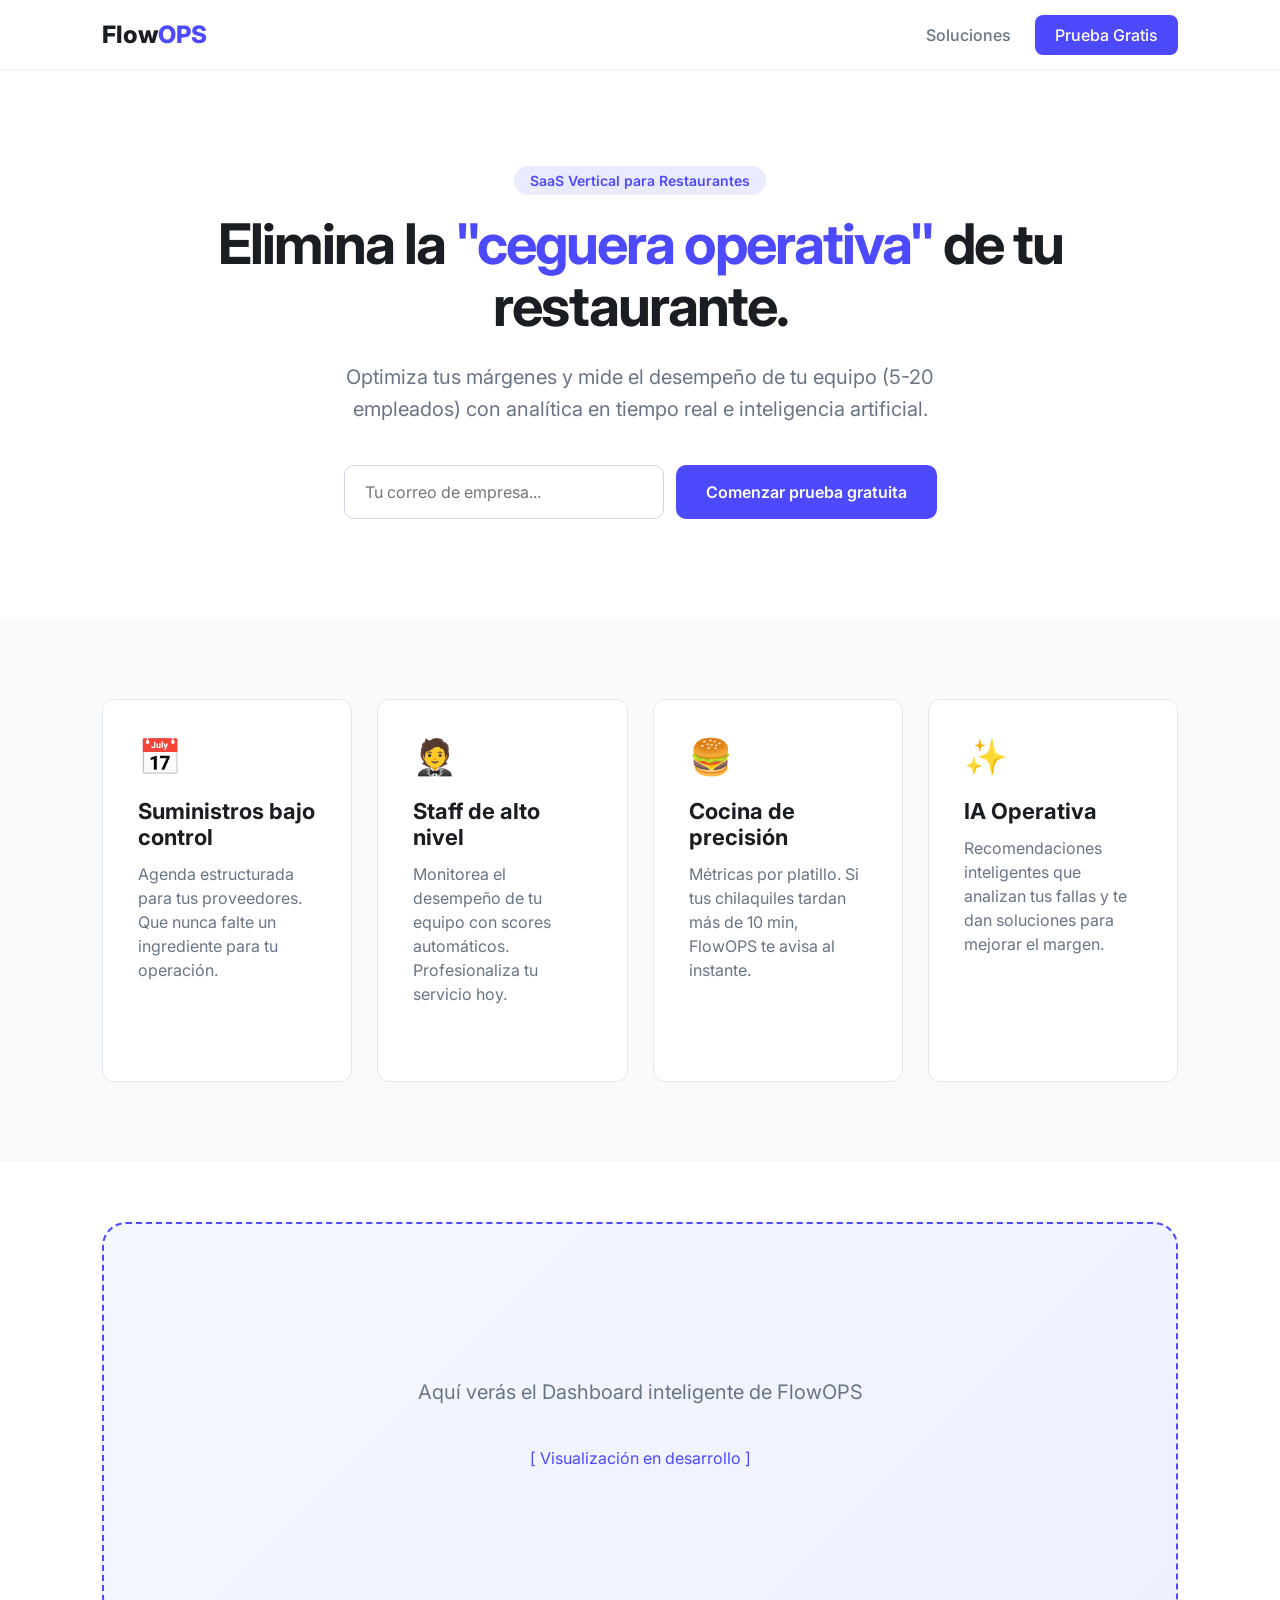
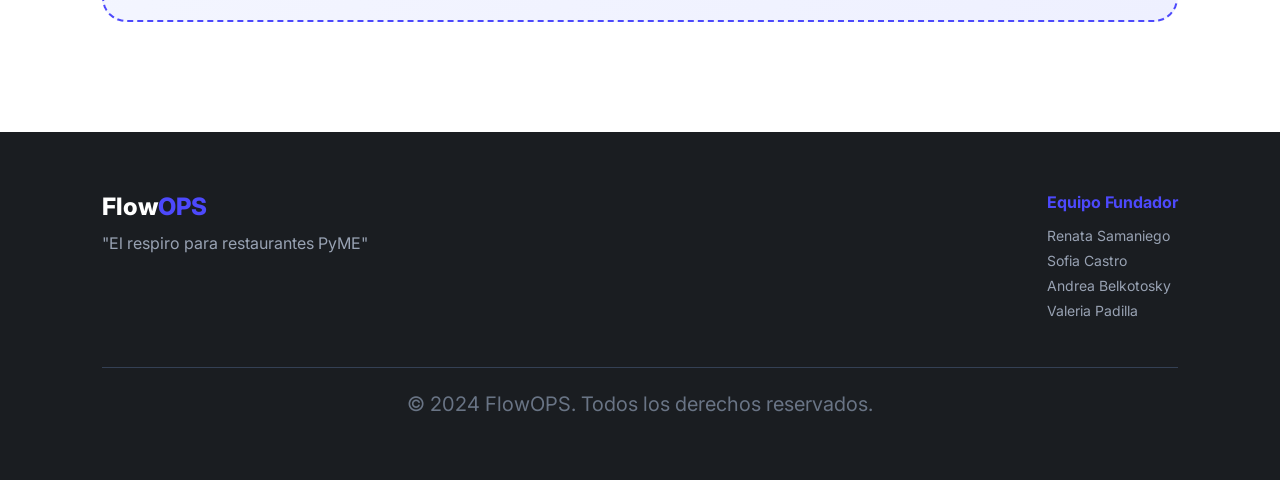
<file: index.html>
<!DOCTYPE html>
<html lang="es">
<head>
    <meta charset="UTF-8">
    <meta name="viewport" content="width=device-width, initial-scale=1.0">
    <title>FlowOPS | Optimización para Restaurantes PyME</title>
    <link rel="stylesheet" href="css/style.css">
    <link href="https://fonts.googleapis.com/css2?family=Inter:wght@400;600;800&display=swap" rel="stylesheet">
</head>
<body>

    <nav class="navbar">
        <div class="logo">Flow<span>OPS</span></div>
        <div class="nav-links">
            <a href="#soluciones">Soluciones</a>
            <a href="https://formspree.io/f/xaqdkjzv" class="btn-nav">Prueba Gratis</a>
        </div>
    </nav>

    <section class="hero">
        <span class="badge">SaaS Vertical para Restaurantes</span>
        <h1>Elimina la <strong>"ceguera operativa"</strong> de tu restaurante.</h1>
        <p>Optimiza tus márgenes y mide el desempeño de tu equipo (5-20 empleados) con analítica en tiempo real e inteligencia artificial.</p>
        
        <form action="https://formspree.io/f/xaqdkjzv" method="POST" class="cta-form">
            <input type="email" name="email" placeholder="Tu correo de empresa..." required>
            <button type="submit">Comenzar prueba gratuita</button>
        </form>
    </section>
    <section id="soluciones" class="features">
        <div class="card">
            <div class="icon">📅</div>
            <h3>Suministros bajo control</h3>
            <p>Agenda estructurada para tus proveedores. Que nunca falte un ingrediente para tu operación.</p>
        </div>
        <div class="card">
            <div class="icon">🤵</div>
            <h3>Staff de alto nivel</h3>
            <p>Monitorea el desempeño de tu equipo con scores automáticos. Profesionaliza tu servicio hoy.</p>
        </div>
        <div class="card">
            <div class="icon">🍔</div>
            <h3>Cocina de precisión</h3>
            <p>Métricas por platillo. Si tus chilaquiles tardan más de 10 min, FlowOPS te avisa al instante.</p>
        </div>
        <div class="card">
            <div class="icon">✨</div>
            <h3>IA Operativa</h3>
            <p>Recomendaciones inteligentes que analizan tus fallas y te dan soluciones para mejorar el margen.</p>
        </div>
    </section>

    <section class="preview-section">
        <div class="image-placeholder">
            <p>Aquí verás el Dashboard inteligente de FlowOPS</p>
            <span>[ Visualización en desarrollo ]</span>
        </div>
    </section>
<footer class="footer">
        <div class="footer-content">
            <div class="footer-brand">
                <div class="logo">Flow<span>OPS</span></div>
                <p>"El respiro para restaurantes PyME"</p>
            </div>
            <div class="footer-team">
                <h4>Equipo Fundador</h4>
                <ul>
                    <li>Renata Samaniego</li>
                    <li>Sofia Castro</li>
                    <li>Andrea Belkotosky</li>
                    <li>Valeria Padilla</li>
                </ul>
            </div>
        </div>
        <div class="footer-bottom">
            <p>&copy; 2024 FlowOPS. Todos los derechos reservados.</p>
        </div>
    </footer>
</body>
</html>
</file>
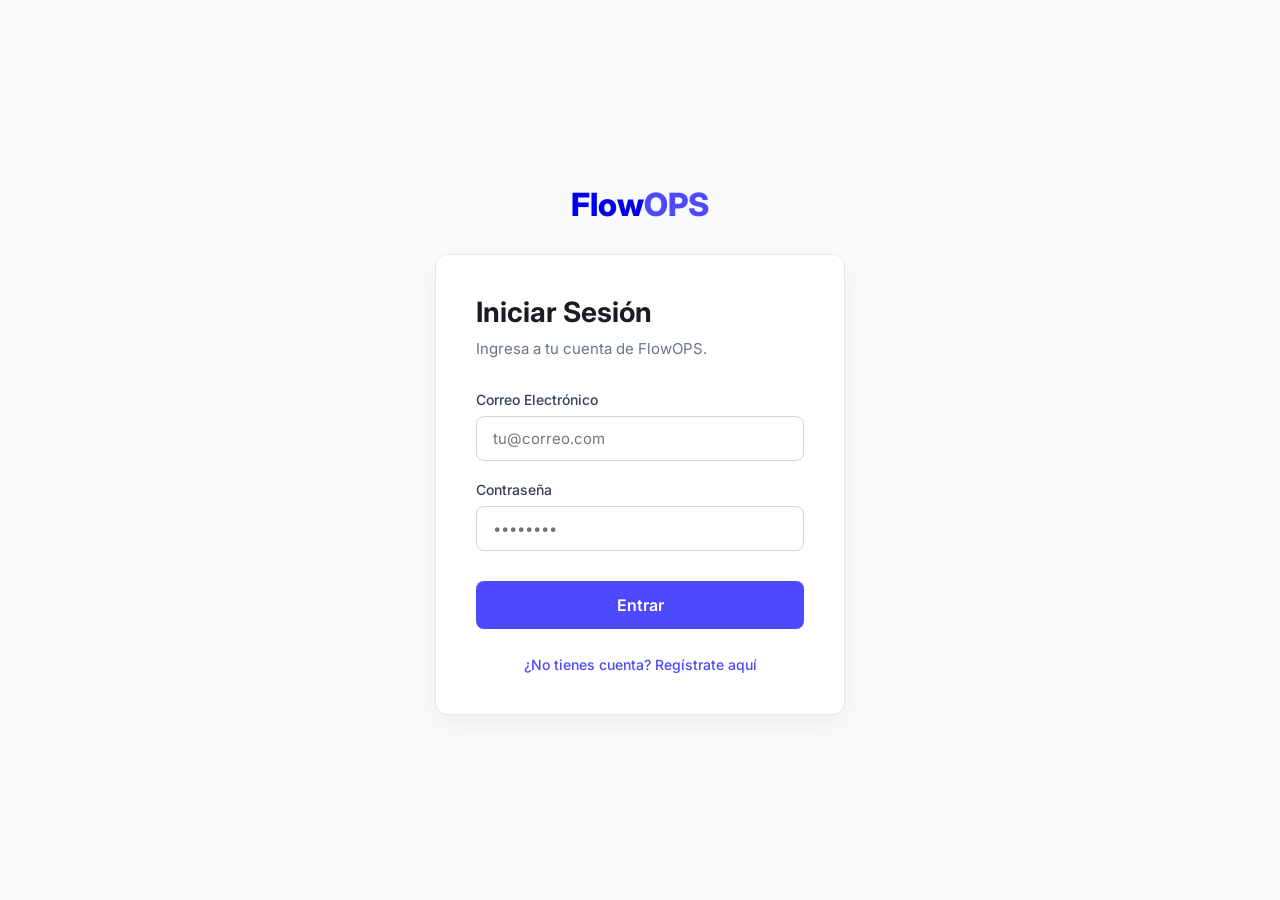
<file: auth.html>
<!DOCTYPE html>
<html lang="es">

<head>
    <meta charset="UTF-8">
    <meta name="viewport" content="width=device-width, initial-scale=1.0">
    <title>FlowOPS - Autenticación</title>
    <!-- Incluir fuente Inter -->
    <link href="https://fonts.googleapis.com/css2?family=Inter:wght@400;500;600;800&display=swap" rel="stylesheet">
    <!-- Archivo CSS principal (contiene base y variables) -->
    <link rel="stylesheet" href="css/style.css">
</head>

<body class="auth-body">

    <div class="auth-container">
        <!-- Logo Header -->
        <a href="index.html" style="text-decoration: none;">
            <div class="auth-logo">
                Flow<span>OPS</span>
            </div>
        </a>

        <!-- Tarjeta de Autenticación -->
        <div class="auth-card" id="authCard">

            <h2 id="authTitle">Iniciar Sesión</h2>
            <p id="authSubtitle">Ingresa a tu cuenta de FlowOPS.</p>

            <form id="authForm" action="dashboard.html" method="GET">

                <div class="input-group" id="nameGroup"
                    style="display: none; opacity: 0; transition: opacity 0.3s ease;">
                    <label for="name">Nombre Completo</label>
                    <input type="text" id="name" name="name" placeholder="Ej. Juan Pérez">
                </div>

                <div class="input-group">
                    <label for="email">Correo Electrónico</label>
                    <input type="email" id="email" name="email" placeholder="tu@correo.com" required>
                </div>

                <div class="input-group">
                    <label for="password">Contraseña</label>
                    <input type="password" id="password" name="password" placeholder="••••••••" required>
                </div>

                <button type="submit" class="auth-btn" id="submitBtn">Entrar</button>
            </form>

            <div class="auth-toggle">
                <a href="#" id="toggleLink">¿No tienes cuenta? Regístrate aquí</a>
            </div>

        </div>
    </div>

    <!-- Script para cambiar entre UI de Login y Registro con animaciones -->
    <script>
        const toggleLink = document.getElementById('toggleLink');
        const authTitle = document.getElementById('authTitle');
        const authSubtitle = document.getElementById('authSubtitle');
        const authBtn = document.getElementById('submitBtn');
        const nameGroup = document.getElementById('nameGroup');
        const nameInput = document.getElementById('name');
        const authCard = document.getElementById('authCard');

        let isLogin = true;

        toggleLink.addEventListener('click', (e) => {
            e.preventDefault();
            isLogin = !isLogin;

            // Pequeña animación de la tarjeta
            authCard.style.transform = 'scale(0.98)';
            setTimeout(() => {
                authCard.style.transform = 'scale(1)';
            }, 150);

            if (isLogin) {
                // Modo Login
                authTitle.textContent = "Iniciar Sesión";
                authSubtitle.textContent = "Ingresa a tu cuenta de FlowOPS.";
                authBtn.textContent = "Entrar";
                toggleLink.textContent = "¿No tienes cuenta? Regístrate aquí";

                nameGroup.style.opacity = '0';
                setTimeout(() => {
                    nameGroup.style.display = 'none';
                    nameInput.required = false;
                }, 300);
            } else {
                // Modo Registro
                authTitle.textContent = "Crear Cuenta";
                authSubtitle.textContent = "Únete a FlowOPS hoy mismo.";
                authBtn.textContent = "Registrarse";
                toggleLink.textContent = "¿Ya tienes cuenta? Inicia sesión aquí";

                nameGroup.style.display = 'block';
                nameInput.required = true;
                // Pequeño delay para que la transición de opacidad funcione
                setTimeout(() => {
                    nameGroup.style.opacity = '1';
                }, 10);
            }
        });

        // Simulación de carga al enviar el formulario
        document.getElementById('authForm').addEventListener('submit', function (e) {
            e.preventDefault(); // Evitamos el envío real un momento para la animación

            const btn = document.getElementById('submitBtn');
            const originalText = btn.textContent;

            btn.innerHTML = '<span style="display:inline-block; animation: spin 1s linear infinite;">↻</span> Procesando...';
            btn.style.opacity = '0.8';
            btn.disabled = true;

            setTimeout(() => {
                // Redirigir al dashboard real
                window.location.href = 'dashboard.html';
            }, 800);
        });
    </script>

    <style>
        @keyframes spin {
            100% {
                transform: rotate(360deg);
            }
        }
    </style>
</body>

</html>
</file>
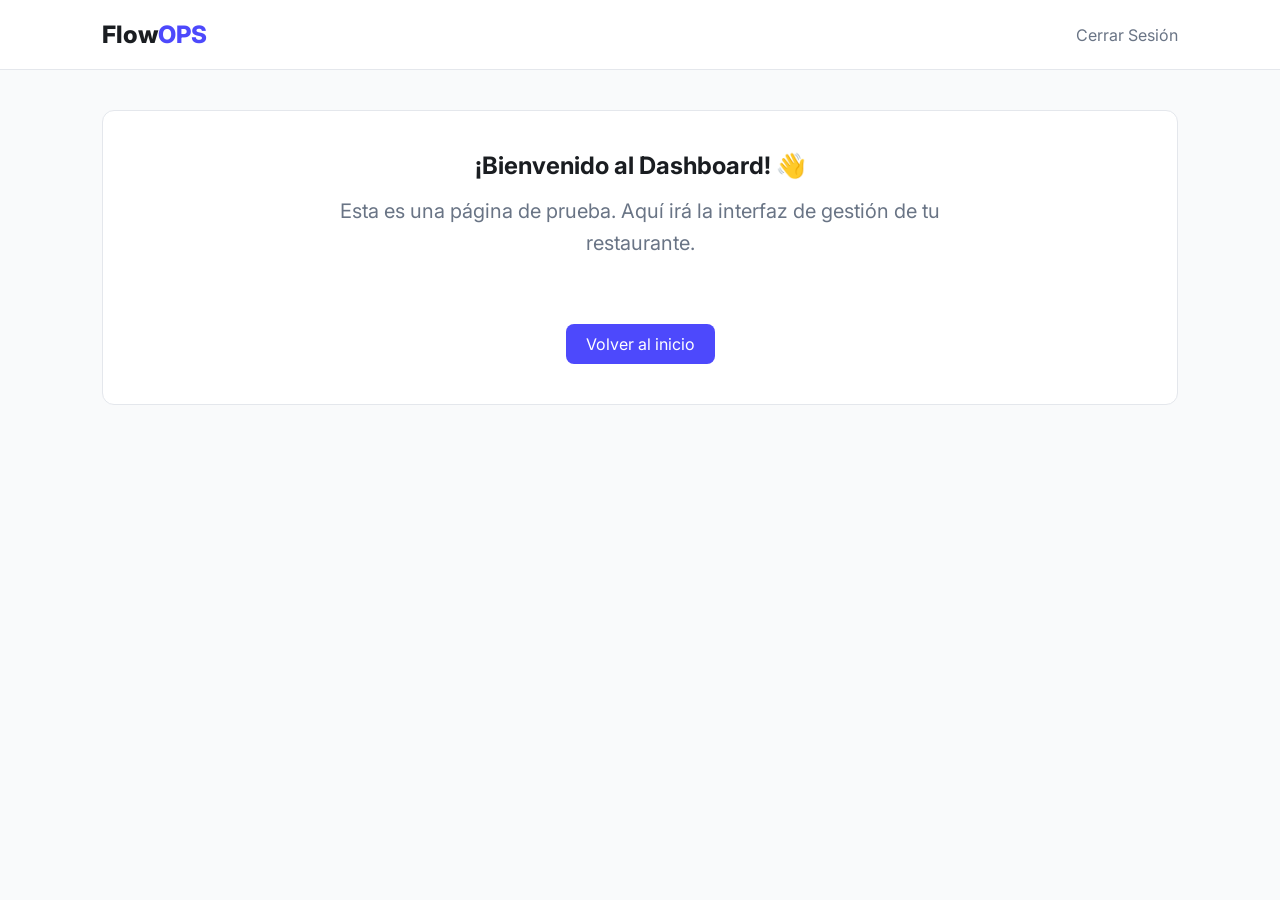
<file: dashboard.html>
<!DOCTYPE html>
<html lang="es">

<head>
    <meta charset="UTF-8">
    <meta name="viewport" content="width=device-width, initial-scale=1.0">
    <title>FlowOPS - Dashboard</title>
    <link href="https://fonts.googleapis.com/css2?family=Inter:wght@400;500;600;800&display=swap" rel="stylesheet">
    <link rel="stylesheet" href="css/style.css">
    <style>
        /* Estilos en línea solo temporales para el placeholder del dashboard */
        .dashboard-container {
            height: 100vh;
            display: flex;
            flex-direction: column;
        }

        .dashboard-header {
            padding: 20px 8%;
            border-bottom: 1px solid #E4E7EC;
            display: flex;
            justify-content: space-between;
            align-items: center;
        }

        .dashboard-content {
            flex: 1;
            padding: 40px 8%;
            background-color: #F9FAFB;
        }

        .dashboard-card {
            background: white;
            padding: 40px;
            border-radius: 12px;
            border: 1px solid #E4E7EC;
            text-align: center;
        }
    </style>
</head>

<body>

    <div class="dashboard-container">
        <header class="dashboard-header">
            <div class="logo">
                Flow<span>OPS</span>
            </div>
            <a href="index.html" class="nav-links" style="color: #697485; text-decoration: none;">Cerrar Sesión</a>
        </header>

        <main class="dashboard-content">
            <div class="dashboard-card">
                <h2>¡Bienvenido al Dashboard! 👋</h2>
                <p style="margin-top: 15px; color: #697485;">Esta es una página de prueba. Aquí irá la interfaz de
                    gestión de tu restaurante.</p>
                <a href="index.html" class="btn-nav"
                    style="display: inline-block; margin-top: 25px; text-decoration: none;">Volver al inicio</a>
            </div>
        </main>
    </div>

</body>

</html>
</file>
<file: css/style.css>
/* --- ESTILO PROFESIONAL FLOWOPS --- */

* {
    margin: 0;
    padding: 0;
    box-sizing: border-box;
    font-family: 'Inter', sans-serif;
}

body {
    background-color: #ffffff;
    color: #1A1D21;
}

/* Navegación */
.navbar {
    display: flex;
    justify-content: space-between;
    align-items: center;
    padding: 20px 8%;
    border-bottom: 1px solid #F0F2F5;
}

.logo {
    font-size: 24px;
    font-weight: 800;
}

.logo span {
    color: #4D49FC;
}

.nav-links a {
    text-decoration: none;
    color: #697485;
    margin-left: 20px;
    font-weight: 500;
}

.btn-nav {
    background: #4D49FC;
    color: white !important;
    padding: 10px 20px;
    border-radius: 8px;
}

/* Sección Hero (Principal) */
.hero {
    text-align: center;
    padding: 100px 15%;
}

.badge {
    background: #EBEBFF;
    color: #4D49FC;
    padding: 6px 16px;
    border-radius: 100px;
    font-size: 14px;
    font-weight: 600;
}

h1 {
    font-size: 56px;
    line-height: 1.1;
    margin: 24px 0;
    letter-spacing: -2px;
}

h1 strong {
    color: #4D49FC;
}

p {
    font-size: 20px;
    color: #697485;
    max-width: 700px;
    margin: 0 auto 40px auto;
    line-height: 1.6;
}

/* Formulario */
.cta-form {
    display: flex;
    justify-content: center;
    gap: 12px;
}

.cta-form input {
    padding: 16px 20px;
    width: 320px;
    border: 1px solid #D0D5DD;
    border-radius: 10px;
    font-size: 16px;
}

.cta-form button {
    background: #4D49FC;
    color: white;
    padding: 16px 30px;
    border: none;
    border-radius: 10px;
    font-size: 16px;
    font-weight: 600;
    cursor: pointer;
}

/* --- NUEVA SECCIÓN DE LOS 4 BLOQUES --- */
.features {
    display: grid;
    grid-template-columns: repeat(auto-fit, minmax(250px, 1fr));
    gap: 25px;
    padding: 80px 8%;
    background-color: #F9FAFB; /* Fondo gris clarito para resaltar */
}

.card {
    background: white;
    padding: 35px;
    border-radius: 12px;
    border: 1px solid #E4E7EC;
    transition: all 0.3s ease;
}

.card:hover {
    border-color: #4D49FC;
    transform: translateY(-5px);
    box-shadow: 0 12px 24px rgba(77, 73, 252, 0.08);
}

.icon {
    font-size: 35px;
    margin-bottom: 20px;
    display: block;
}

.card h3 {
    font-size: 22px;
    margin-bottom: 12px;
    color: #1A1D21;
}

.card p {
    font-size: 16px;
    color: #697485;
    line-height: 1.5;
}

/* Espacio para la imagen futura */
.preview-section {
    padding: 60px 8%;
    text-align: center;
}

.image-placeholder {
    background: linear-gradient(135deg, #f5f7ff 0%, #eef0ff 100%);
    height: 400px;
    border-radius: 24px;
    border: 2px dashed #4D49FC;
    display: flex;
    flex-direction: column;
    justify-content: center;
    align-items: center;
    color: #4D49FC;
}.footer {
    background-color: #1A1D21; /* Un color oscuro para contrastar */
    color: white;
    padding: 60px 8% 20px 8%;
    margin-top: 50px;
}

.footer-content {
    display: flex;
    justify-content: space-between;
    flex-wrap: wrap;
    gap: 40px;
    margin-bottom: 40px;
}

.footer-brand p {
    color: #98A2B3;
    font-size: 16px;
    margin-top: 10px;
    text-align: left;
}

.footer-team h4 {
    margin-bottom: 15px;
    color: #4D49FC;
}

.footer-team ul {
    list-style: none;
}

.footer-team li {
    color: #98A2B3;
    margin-bottom: 8px;
    font-size: 14px;
}

.footer-bottom {
    border-top: 1px solid #344054;
    padding-top: 20px;
    text-align: center;
    font-size: 12px;
    color: #667085;
}
/* --- AUTENTICACIÓN --- */
.auth-body {
    background-color: #F9FAFB;
    display: flex;
    justify-content: center;
    align-items: center;
    min-height: 100vh;
}

.auth-container {
    width: 100%;
    max-width: 450px;
    padding: 20px;
    text-align: center;
}

.auth-logo {
    font-size: 32px;
    font-weight: 800;
    margin-bottom: 30px;
}

.auth-logo span {
    color: #4D49FC;
}

.auth-card {
    background: #FFFFFF;
    padding: 40px;
    border-radius: 12px;
    box-shadow: 0 10px 25px rgba(0, 0, 0, 0.05);
    border: 1px solid #E4E7EC;
    text-align: left;
}

.auth-card h2 {
    font-size: 28px;
    margin-bottom: 8px;
    color: #1A1D21;
}

.auth-card p {
    font-size: 15px;
    color: #697485;
    margin-bottom: 30px;
}

.input-group {
    margin-bottom: 20px;
}

.input-group label {
    display: block;
    font-size: 14px;
    font-weight: 500;
    color: #344054;
    margin-bottom: 8px;
}

.input-group input {
    width: 100%;
    padding: 12px 16px;
    border: 1px solid #D0D5DD;
    border-radius: 8px;
    font-size: 15px;
    transition: all 0.2s ease;
}

.input-group input:focus {
    border-color: #4D49FC;
    outline: none;
    box-shadow: 0 0 0 3px rgba(77, 73, 252, 0.15);
}

.auth-btn {
    width: 100%;
    background: #4D49FC;
    color: white;
    padding: 14px;
    border: none;
    border-radius: 8px;
    font-size: 16px;
    font-weight: 600;
    cursor: pointer;
    transition: background 0.2s ease;
    margin-top: 10px;
}

.auth-btn:hover {
    background: #3B38D8;
}

.auth-toggle {
    margin-top: 25px;
    text-align: center;
}

.auth-toggle a {
    color: #4D49FC;
    text-decoration: none;
    font-size: 14px;
    font-weight: 500;
    transition: color 0.2s ease;
}

.auth-toggle a:hover {
    color: #3B38D8;
    text-decoration: underline;
}
</file>
